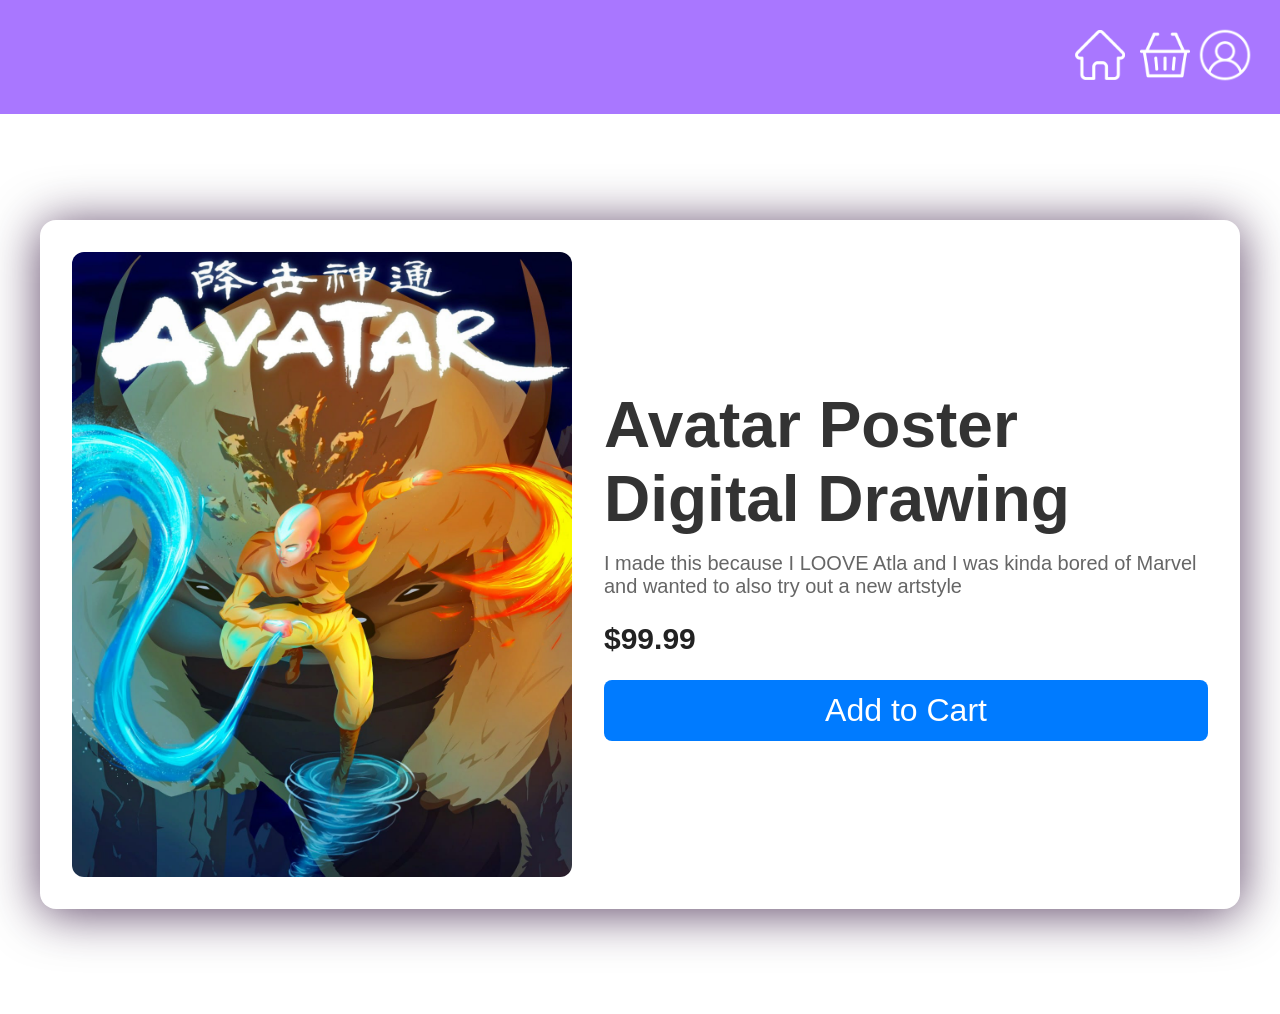
<file: atlabuypage.html>
<!DOCTYPE html>
<html lang="en">
<head>
    <meta charset="UTF-8">
    <meta name="viewport" content="width=device-width, initial-scale=1.0">
    <title>Document</title>
    <link rel="stylesheet" href="atlabuypage.css">
    <script src="cart.js" defer></script>
</head>
<header>
            <div class="icons">
                <a href="index.html">
                    <div class="home">
                        <img src="home.png" alt="" width="50px">
                    </div>
                </a>
                <a href="basket.html">
                    <div class="basket">
                        <img src="shop.png" alt="" width="50px">
                    </div>
                </a>
                <a href="profile.html">
                    <div class="profile">
                        <img src="pfp.png" alt="" width="60px">
                    </div>
                </a>
            </div>
</header>
<body>
    <div class="box">
        <div class="product-page">
            <div class="product-image">
            <img src="AVATAR.jpg" alt="Product Image" />
            </div>
            <div class="product-details">
            <h1 class="product-title">Avatar Poster Digital Drawing</h1>
            <p class="product-description">
                I made this because I LOOVE Atla and I was kinda bored of Marvel and wanted to also try out a new artstyle
            </p>
            <div class="product-price">$99.99</div>
            <button class="add-to-cart">Add to Cart</button>
            </div>
        </div>
    </div>
</body>
</html>
</file>
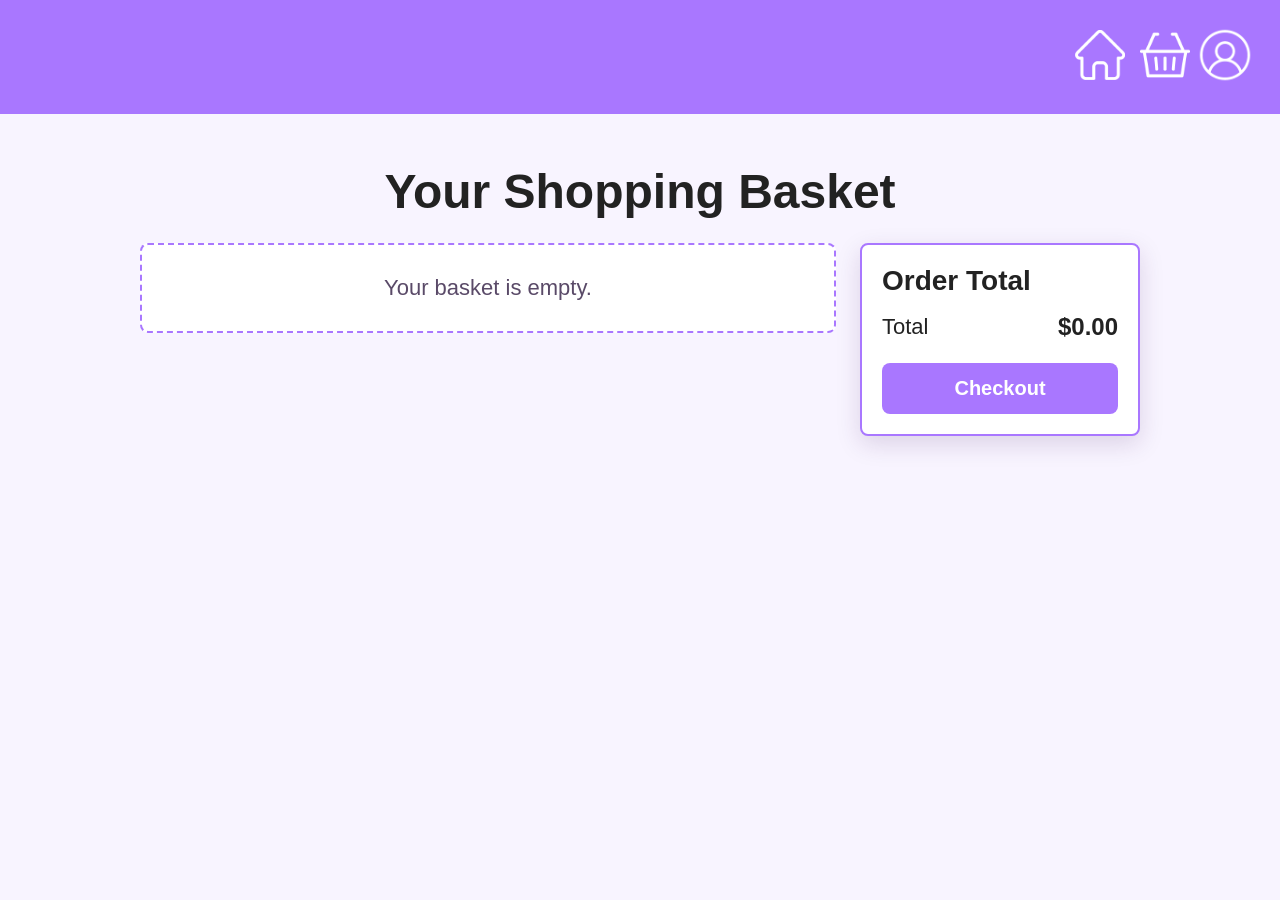
<file: basket.html>
<!DOCTYPE html>
<html lang="en">
<head>
    <meta charset="UTF-8">
    <meta name="viewport" content="width=device-width, initial-scale=1.0">
    <title>Your Basket</title>
    <link rel="stylesheet" href="basket.css">
    <link rel="shortcut icon" type="image/x-icon" href="logogllama.png">
    <script src="cart.js" defer></script>
</head>
<body>
    <header>
        <div class="icons">
            <a href="index.html">
                <div class="home">
                    <img src="home.png" alt="Home" width="50px">
                </div>
            </a>
            <a href="basket.html">
                <div class="basket">
                    <img src="shop.png" alt="Shopping basket" width="50px">
                </div>
            </a>
            <a href="profile.html">
                <div class="profile">
                    <img src="pfp.png" alt="Profile" width="60px">
                </div>
            </a>
        </div>
    </header>

    <main class="basket-page">
        <h1>Your Shopping Basket</h1>
        <div class="basket-layout">
            <section>
                <p id="empty-basket" class="empty-basket">Your basket is empty.</p>
                <div id="basket-list" class="basket-list"></div>
            </section>

            <aside class="basket-summary">
                <h2>Order Total</h2>
                <div class="total-row">
                    <span>Total</span>
                    <strong id="basket-total">$0.00</strong>
                </div>
                <a class="checkout-button" href="thank-you.html">Checkout</a>
            </aside>
        </div>
    </main>
</body>
</html>
</file>
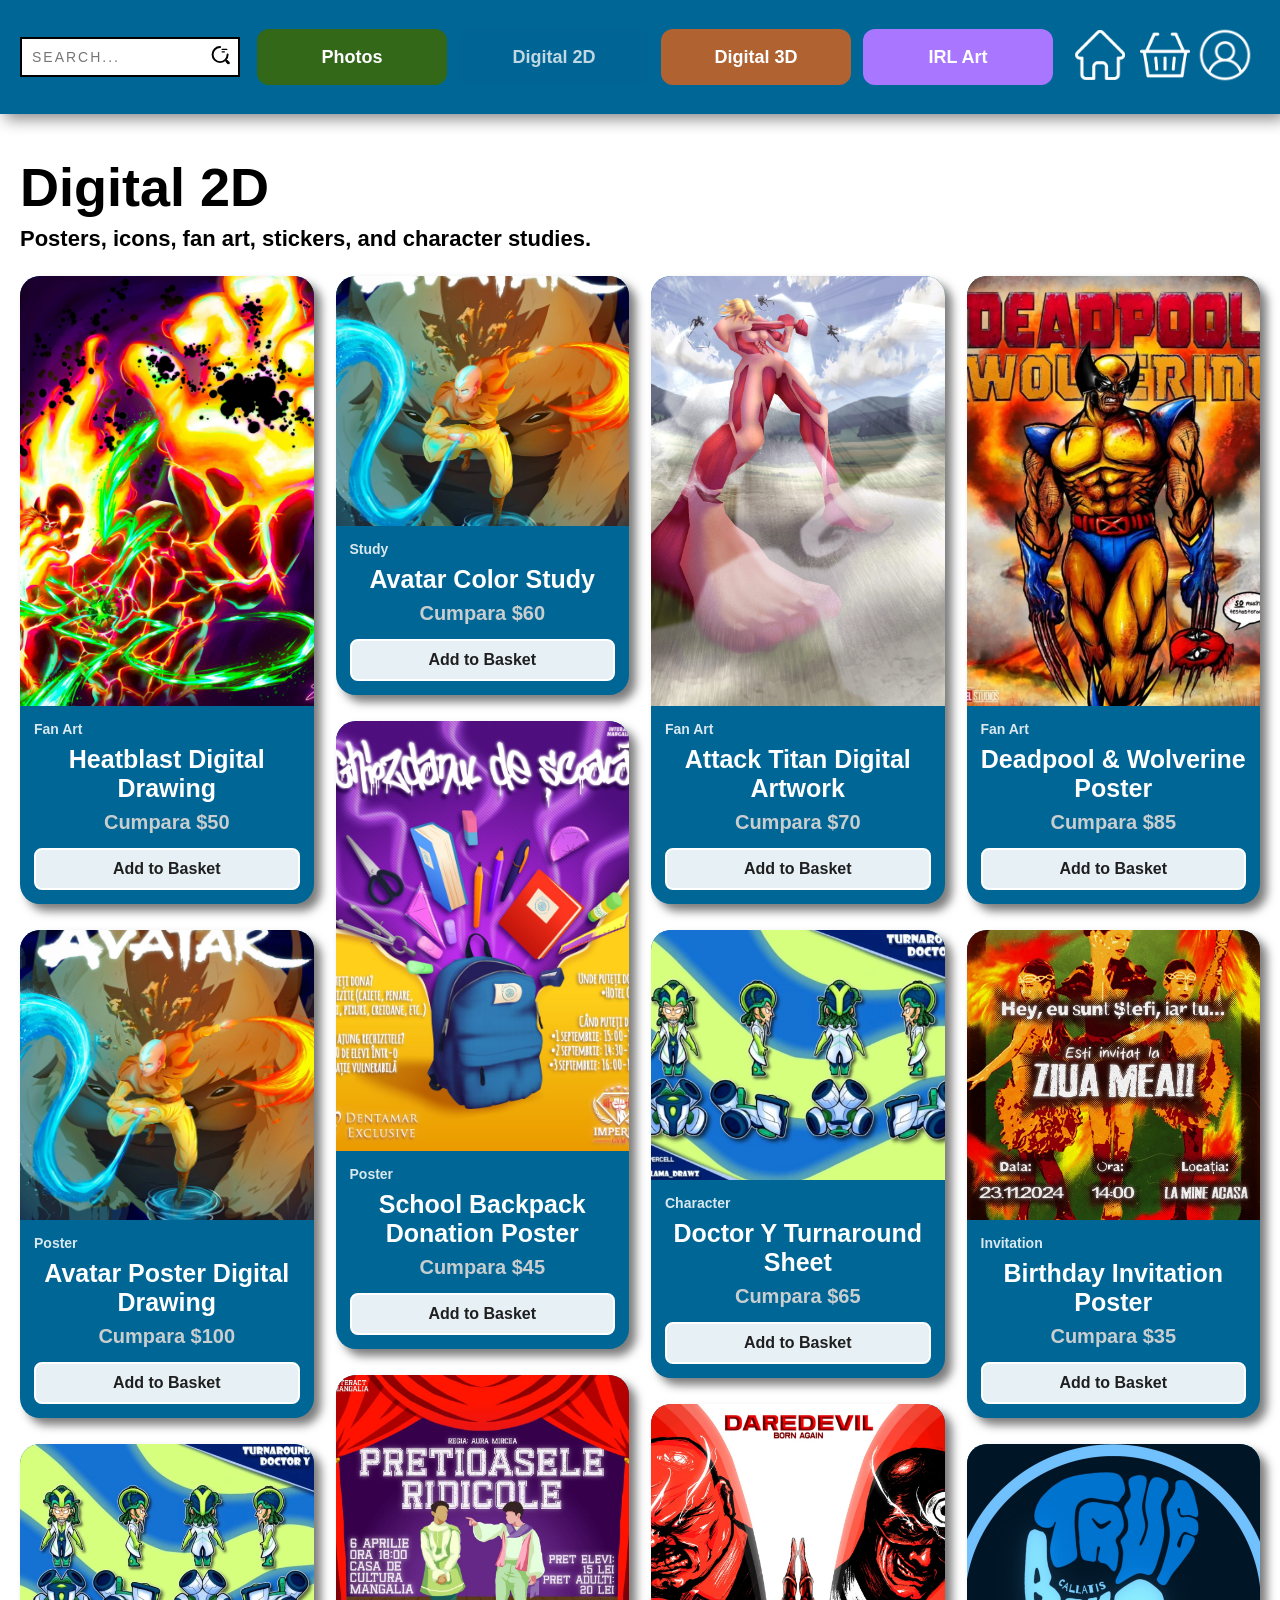
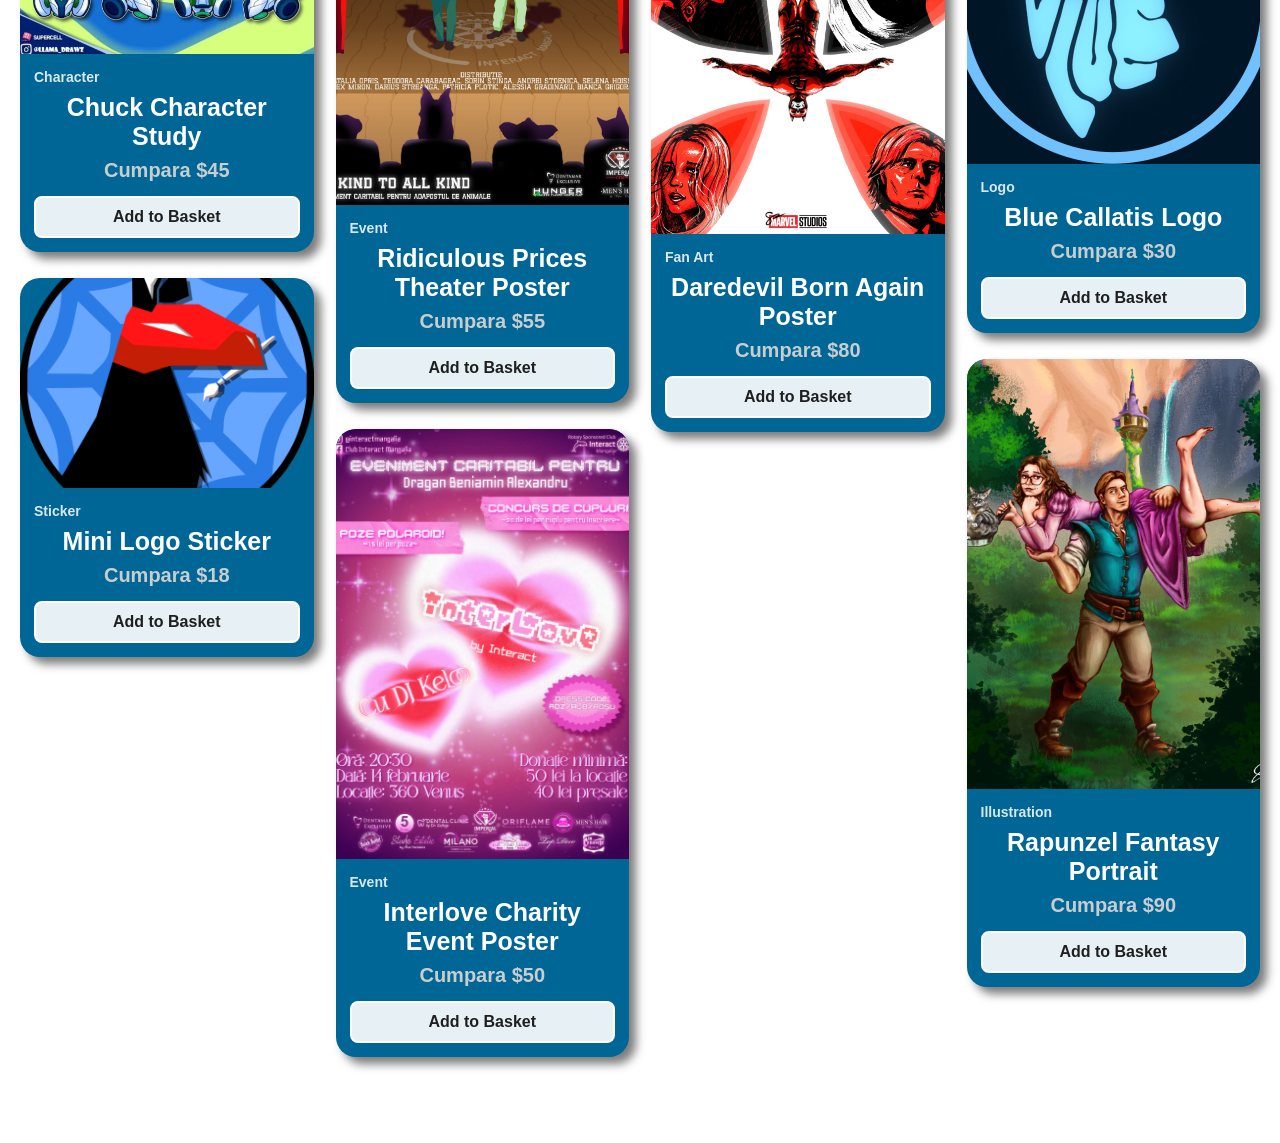
<file: digi2d.html>
<!DOCTYPE html>
<html lang="en">
<head>
    <meta charset="UTF-8">
    <meta name="viewport" content="width=device-width, initial-scale=1.0">
    <title>Digital 2D</title>
    <link rel="stylesheet" href="shop-category.css">
    <link rel="shortcut icon" type="image/x-icon" href="logogllama.png">
    <script src="products.js" defer></script>
    <script src="cart.js" defer></script>
    <script src="category.js" defer></script>
</head>
<body data-category="digital-2d">
    <header>
        <div class="input-container">
            <input type="text" name="text" class="input" placeholder="search...">
            <span class="icon">
                <svg width="19px" height="19px" viewBox="0 0 24 24" fill="none" xmlns="http://www.w3.org/2000/svg"><path opacity="1" d="M14 5H20" stroke="#000" stroke-width="1.5" stroke-linecap="round" stroke-linejoin="round"></path><path opacity="1" d="M14 8H17" stroke="#000" stroke-width="1.5" stroke-linecap="round" stroke-linejoin="round"></path><path d="M21 11.5C21 16.75 16.75 21 11.5 21C6.25 21 2 16.75 2 11.5C2 6.25 6.25 2 11.5 2" stroke="#000" stroke-width="2.5" stroke-linecap="round" stroke-linejoin="round"></path><path opacity="1" d="M22 22L20 20" stroke="#000" stroke-width="3.5" stroke-linecap="round" stroke-linejoin="round"></path></svg>
            </span>
        </div>
        <nav class="category-nav">
            <a class="category-button photos" href="pint.html">Photos</a>
            <a class="category-button digital-2d active" href="digi2d.html" aria-disabled="true" tabindex="-1">Digital 2D</a>
            <a class="category-button digital-3d" href="digi3D.html">Digital 3D</a>
            <a class="category-button irl" href="IRL.html">IRL Art</a>
        </nav>
        <div class="icons">
            <a href="index.html">
                <div class="home">
                    <img src="home.png" alt="" width="50px">
                </div>
            </a>
            <a href="basket.html">
                <div class="basket">
                    <img src="shop.png" alt="" width="50px">
                </div>
            </a>
            <a href="profile.html">
                <div class="profile">
                    <img src="pfp.png" alt="" width="60px">
                </div>
            </a>
        </div>
    </header>

    <main>
        <section class="shop-heading">
            <h2>Digital 2D</h2>
            <p>Posters, icons, fan art, stickers, and character studies.</p>
        </section>
        <p id="empty-products" class="empty-products">No products found.</p>
        <section id="product-grid" class="rows"></section>
    </main>
</body>
</html>
</file>
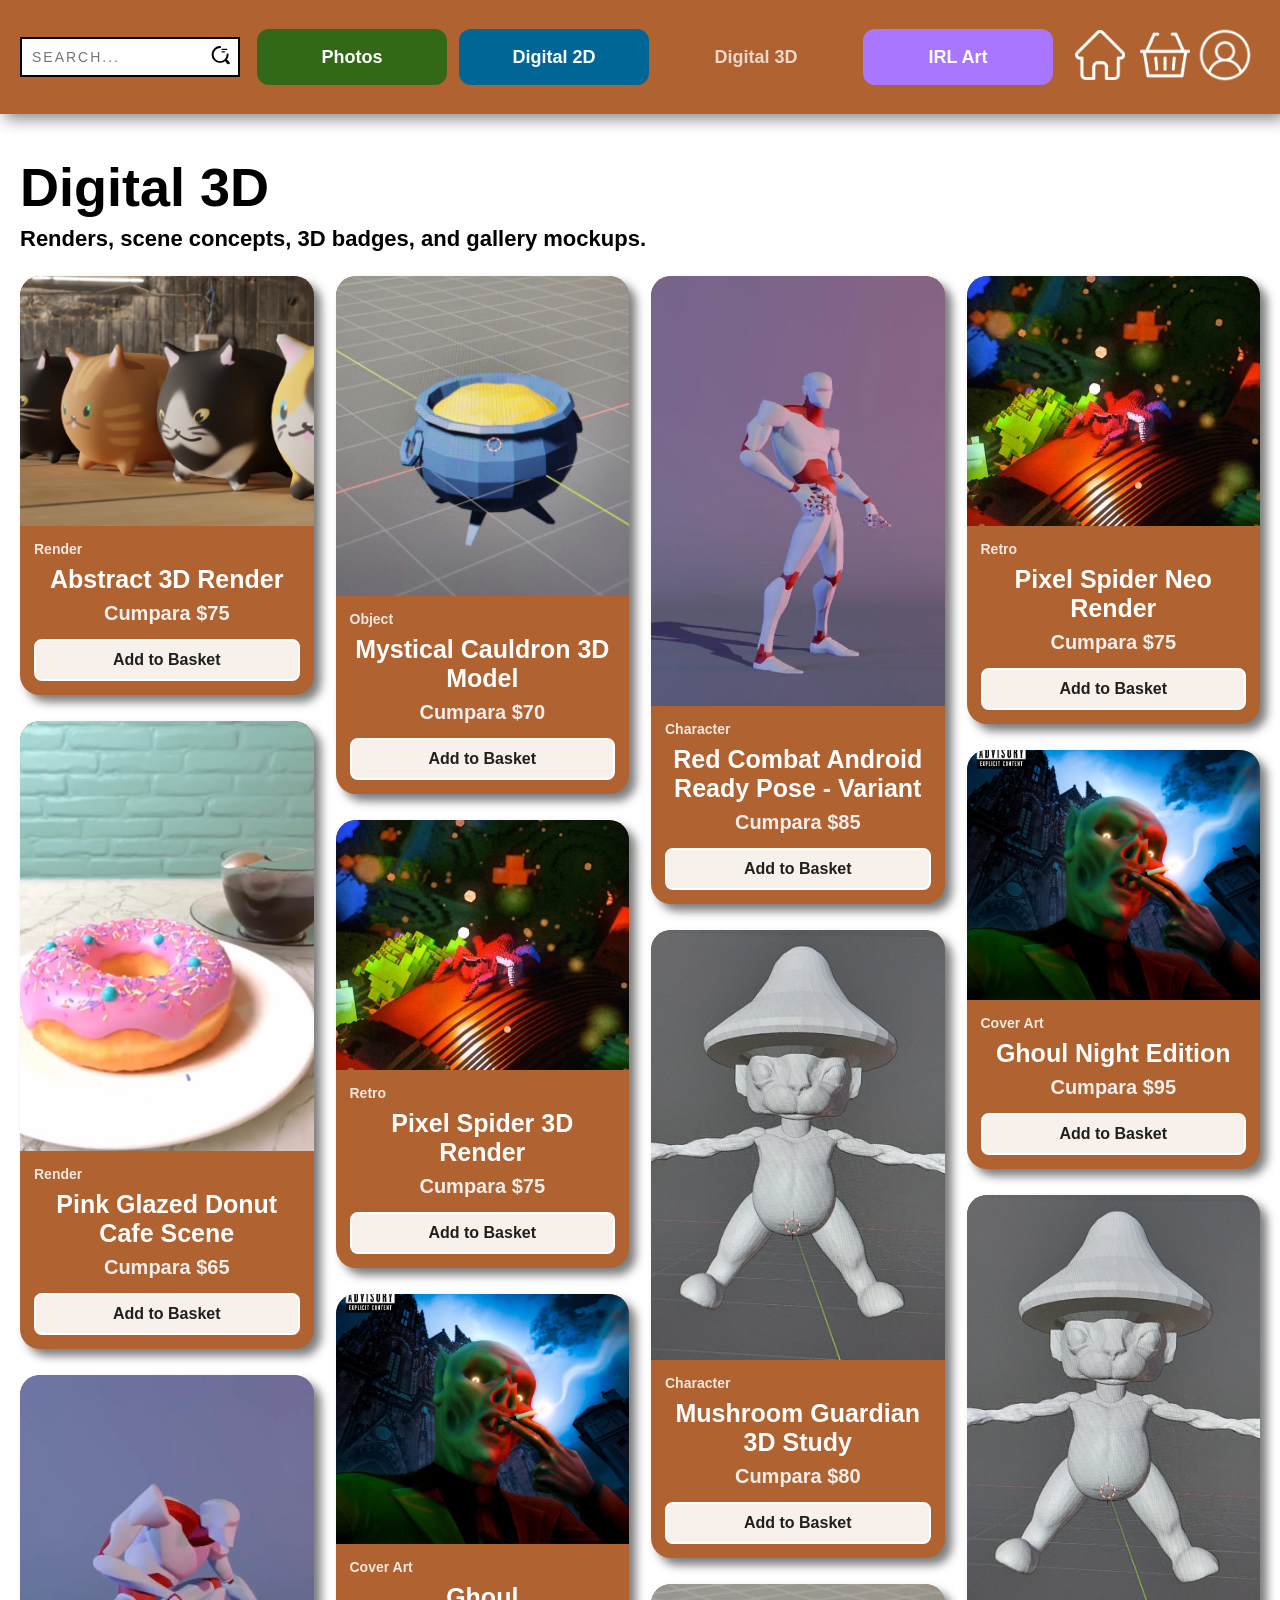
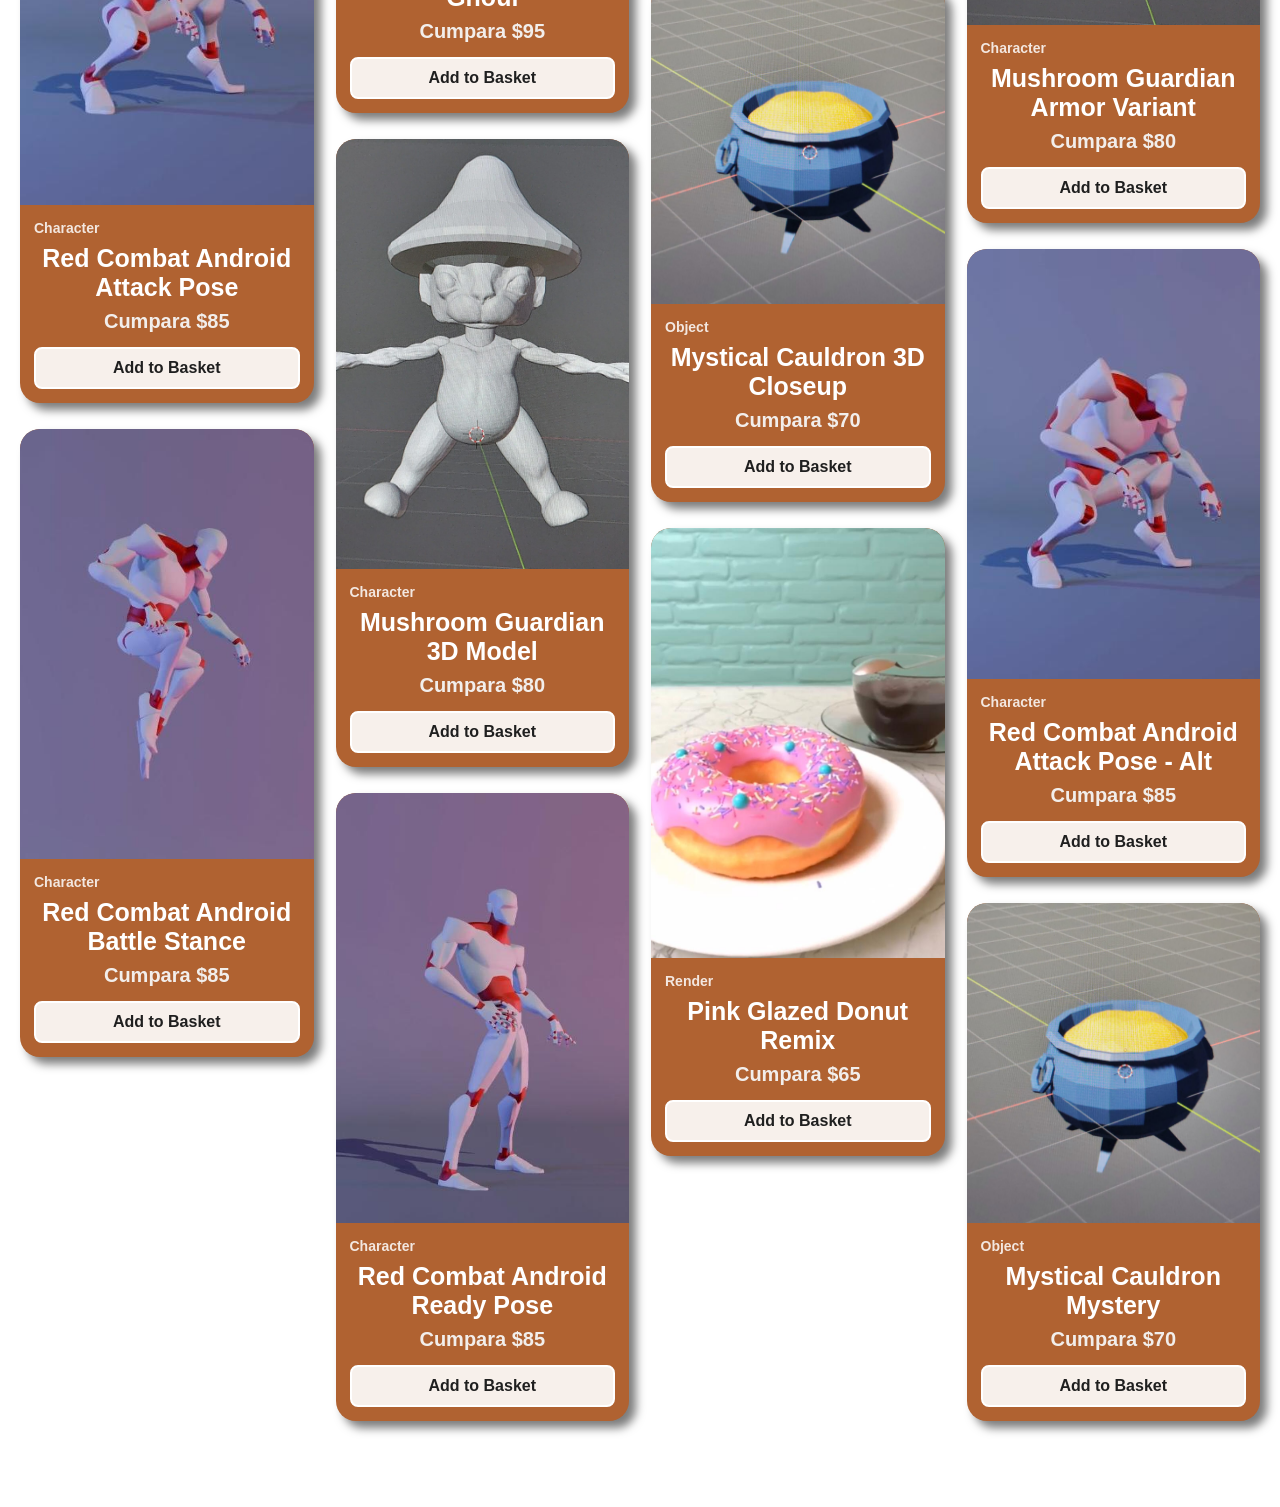
<file: digi3D.html>
<!DOCTYPE html>
<html lang="en">
<head>
    <meta charset="UTF-8">
    <meta name="viewport" content="width=device-width, initial-scale=1.0">
    <title>Digital 3D</title>
    <link rel="stylesheet" href="shop-category.css">
    <link rel="shortcut icon" type="image/x-icon" href="logogllama.png">
    <script src="products.js" defer></script>
    <script src="cart.js" defer></script>
    <script src="category.js" defer></script>
</head>
<body data-category="digital-3d">
    <header>
        <div class="input-container">
            <input type="text" name="text" class="input" placeholder="search...">
            <span class="icon">
                <svg width="19px" height="19px" viewBox="0 0 24 24" fill="none" xmlns="http://www.w3.org/2000/svg"><path opacity="1" d="M14 5H20" stroke="#000" stroke-width="1.5" stroke-linecap="round" stroke-linejoin="round"></path><path opacity="1" d="M14 8H17" stroke="#000" stroke-width="1.5" stroke-linecap="round" stroke-linejoin="round"></path><path d="M21 11.5C21 16.75 16.75 21 11.5 21C6.25 21 2 16.75 2 11.5C2 6.25 6.25 2 11.5 2" stroke="#000" stroke-width="2.5" stroke-linecap="round" stroke-linejoin="round"></path><path opacity="1" d="M22 22L20 20" stroke="#000" stroke-width="3.5" stroke-linecap="round" stroke-linejoin="round"></path></svg>
            </span>
        </div>
        <nav class="category-nav">
            <a class="category-button photos" href="pint.html">Photos</a>
            <a class="category-button digital-2d" href="digi2d.html">Digital 2D</a>
            <a class="category-button digital-3d active" href="digi3D.html" aria-disabled="true" tabindex="-1">Digital 3D</a>
            <a class="category-button irl" href="IRL.html">IRL Art</a>
        </nav>
        <div class="icons">
            <a href="index.html">
                <div class="home">
                    <img src="home.png" alt="" width="50px">
                </div>
            </a>
            <a href="basket.html">
                <div class="basket">
                    <img src="shop.png" alt="" width="50px">
                </div>
            </a>
            <a href="profile.html">
                <div class="profile">
                    <img src="pfp.png" alt="" width="60px">
                </div>
            </a>
        </div>
    </header>

    <main>
        <section class="shop-heading">
            <h2>Digital 3D</h2>
            <p>Renders, scene concepts, 3D badges, and gallery mockups.</p>
        </section>
        <p id="empty-products" class="empty-products">No products found.</p>
        <section id="product-grid" class="rows"></section>
    </main>
</body>
</html>
</file>
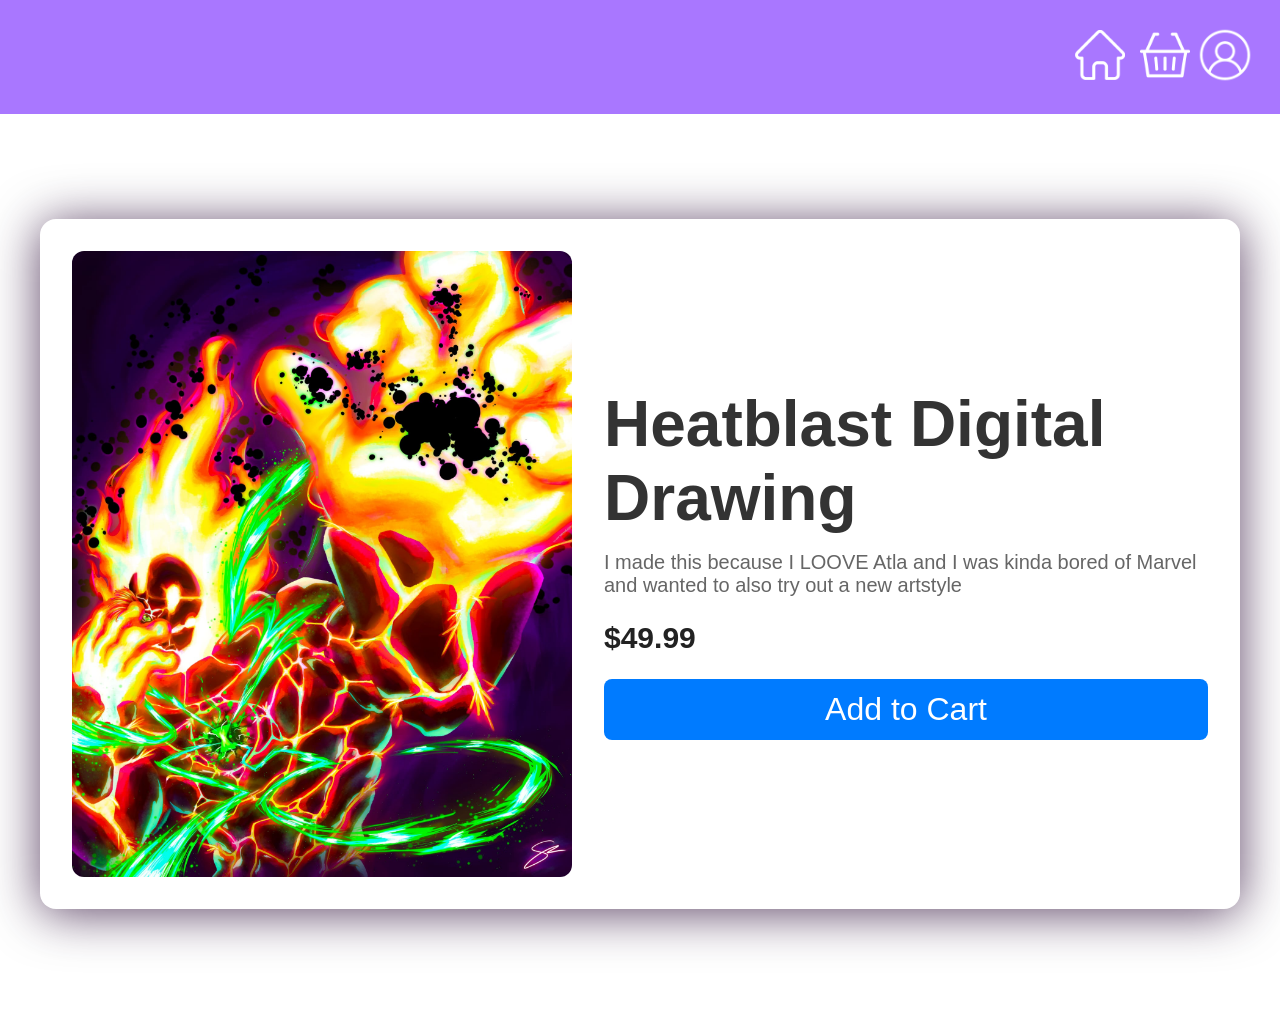
<file: heatblastbuy.html>
<!DOCTYPE html>
<html lang="en">
<head>
    <meta charset="UTF-8">
    <meta name="viewport" content="width=device-width, initial-scale=1.0">
    <title>Document</title>
    <link rel="stylesheet" href="heatblastbuy.css">
    <script src="cart.js" defer></script>
</head>
<header>
            <div class="icons">
                <a href="index.html">
                    <div class="home">
                        <img src="home.png" alt="" width="50px">
                    </div>
                </a>
                <a href="basket.html">
                    <div class="basket">
                        <img src="shop.png" alt="" width="50px">
                    </div>
                </a>
                <a href="profile.html">
                    <div class="profile">
                        <img src="pfp.png" alt="" width="60px">
                    </div>
                </a>
            </div>
</header>
<body>
    <div class="box">
        <div class="product-page">
            <div class="product-image">
            <img src="HEATBLAST.jpg" alt="Product Image" />
            </div>
            <div class="product-details">
            <h1 class="product-title">Heatblast Digital Drawing</h1>
            <p class="product-description">
                I made this because I LOOVE Atla and I was kinda bored of Marvel and wanted to also try out a new artstyle
            </p>
            <div class="product-price">$49.99</div>
            <button class="add-to-cart">Add to Cart</button>
            </div>
        </div>
    </div>
</body>
</html>
</file>
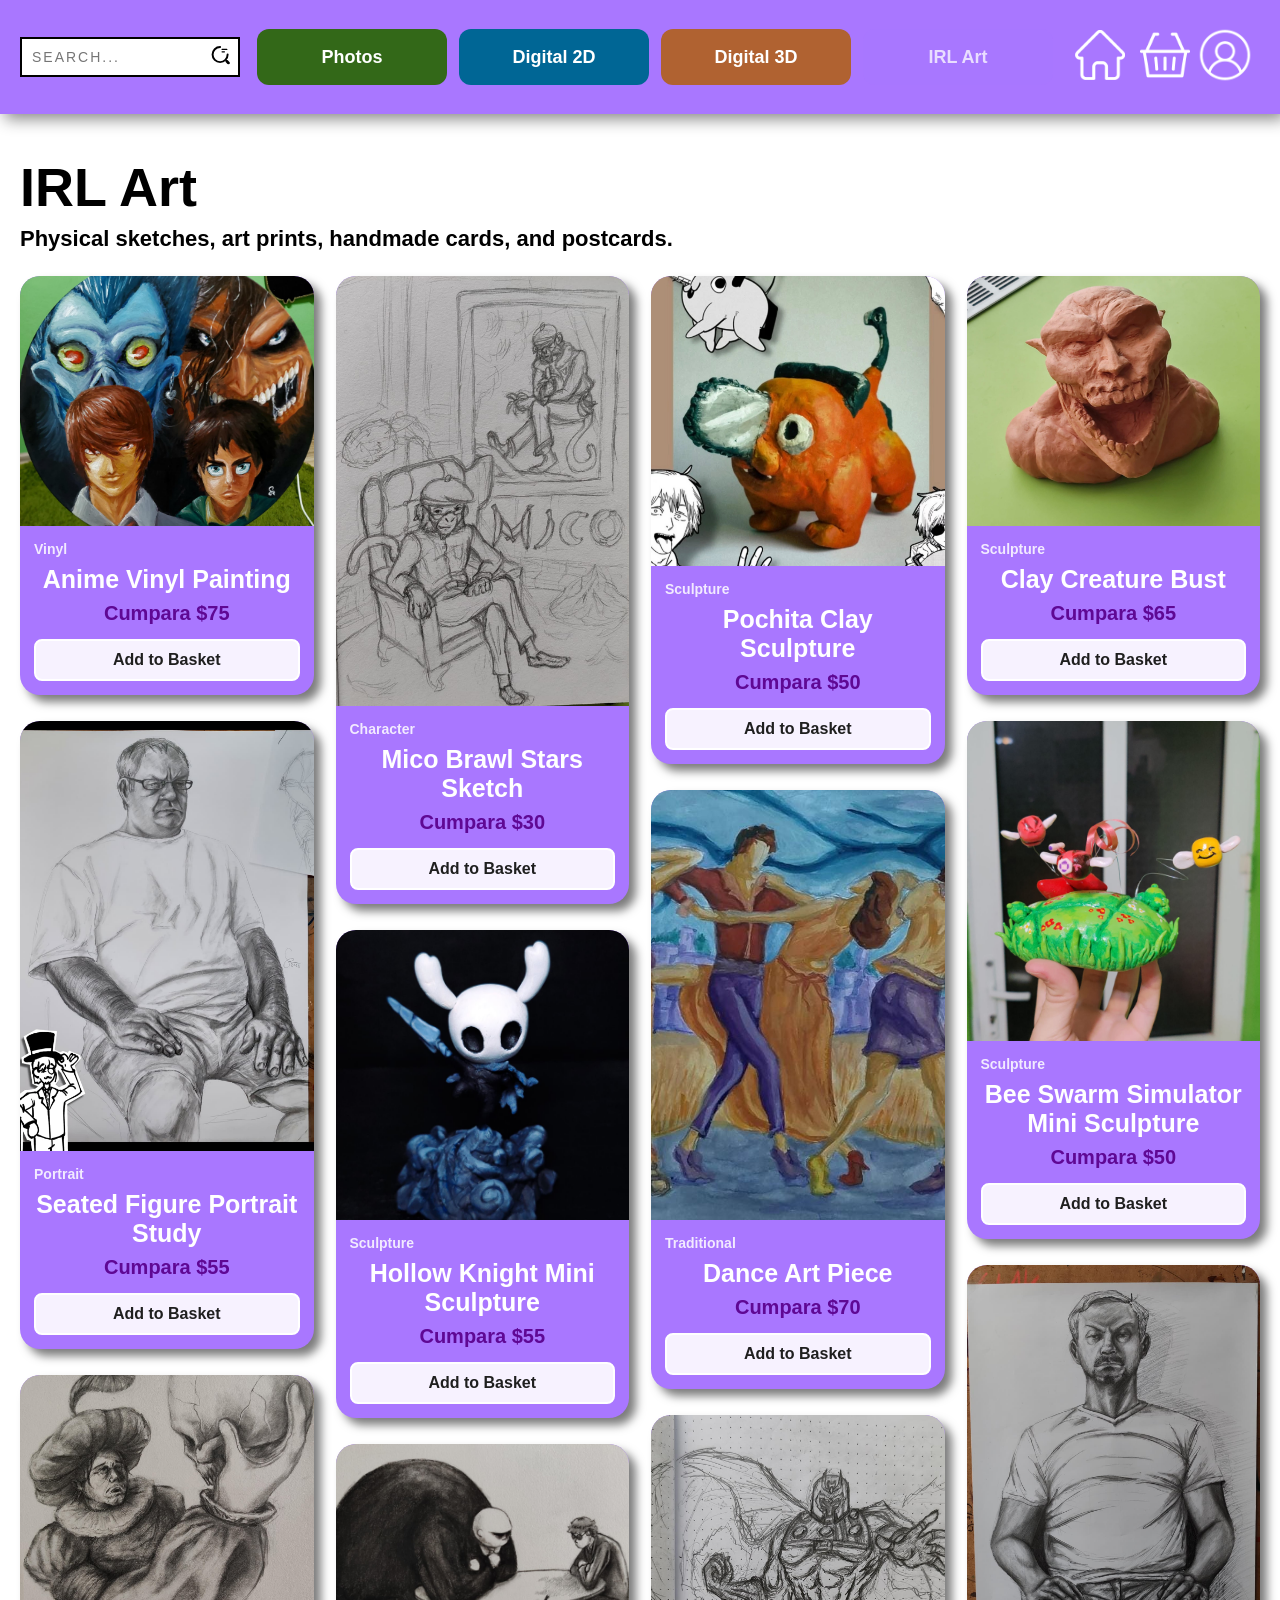
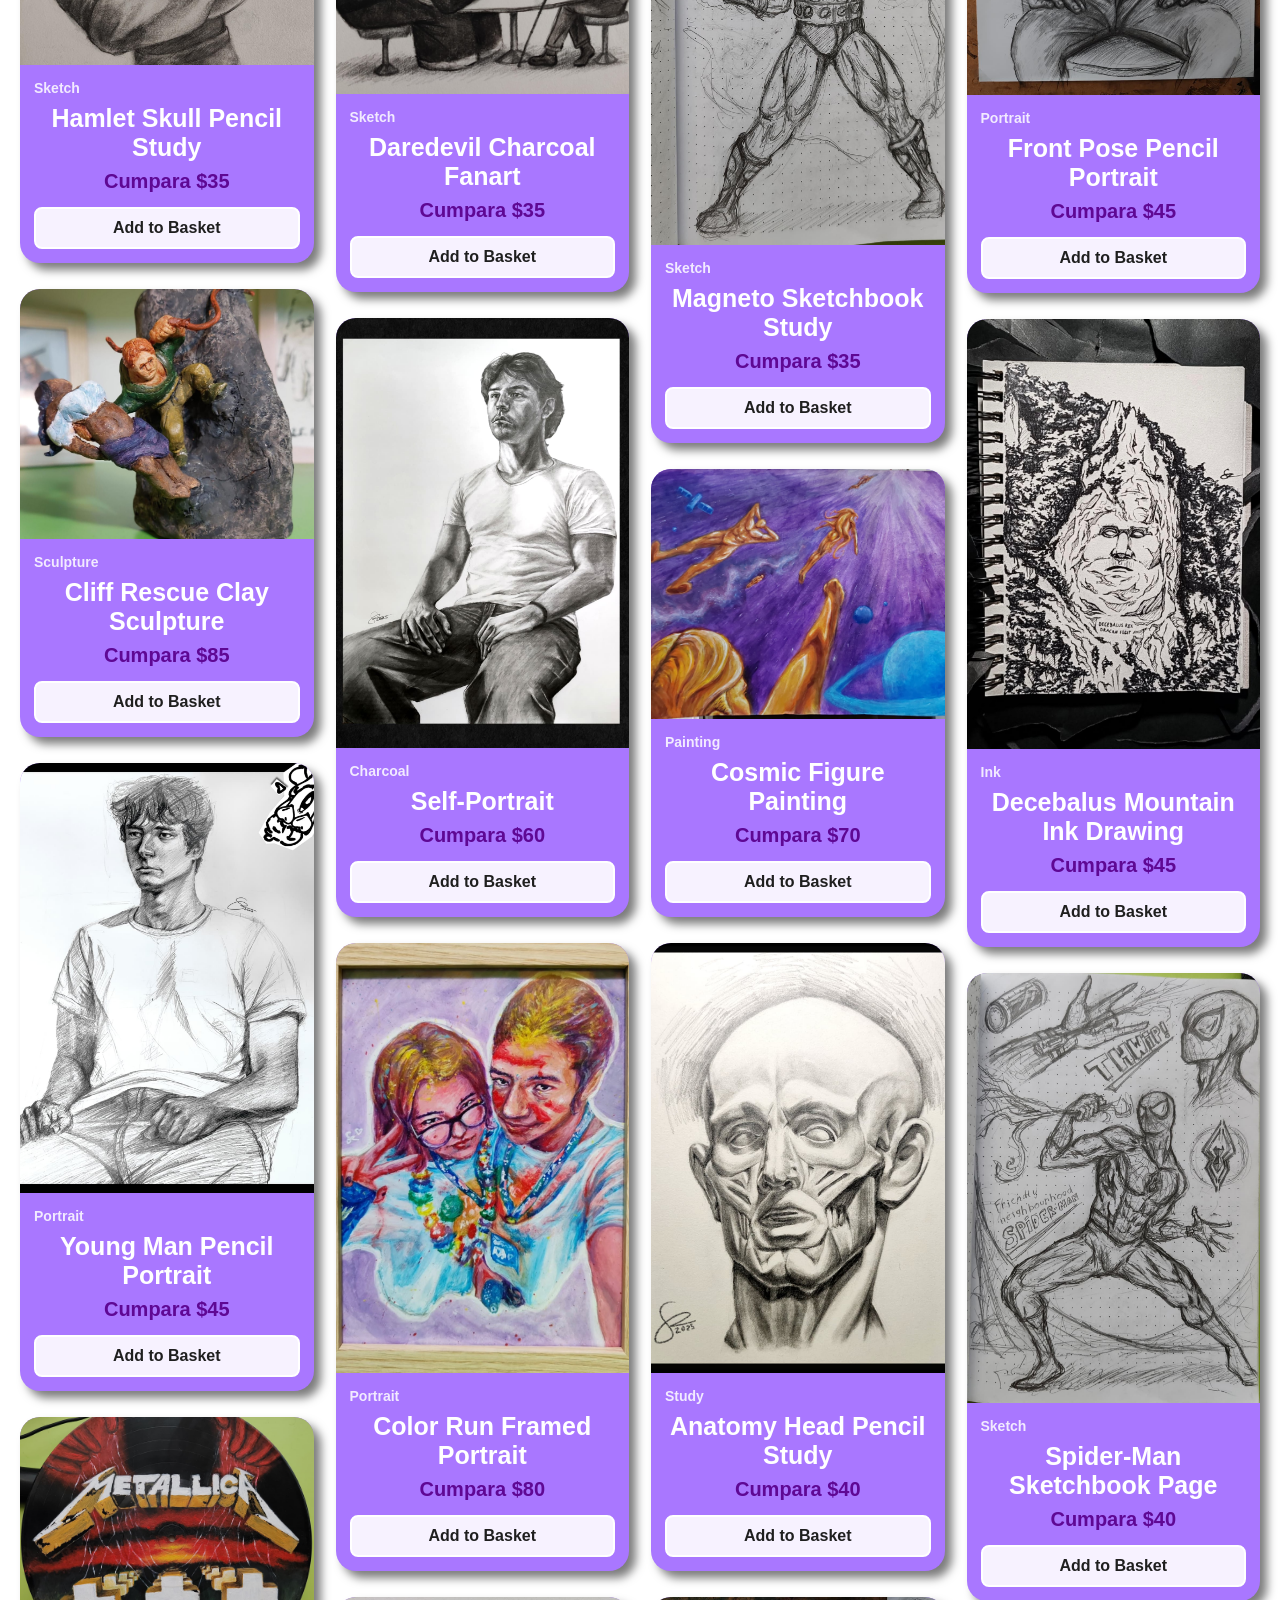
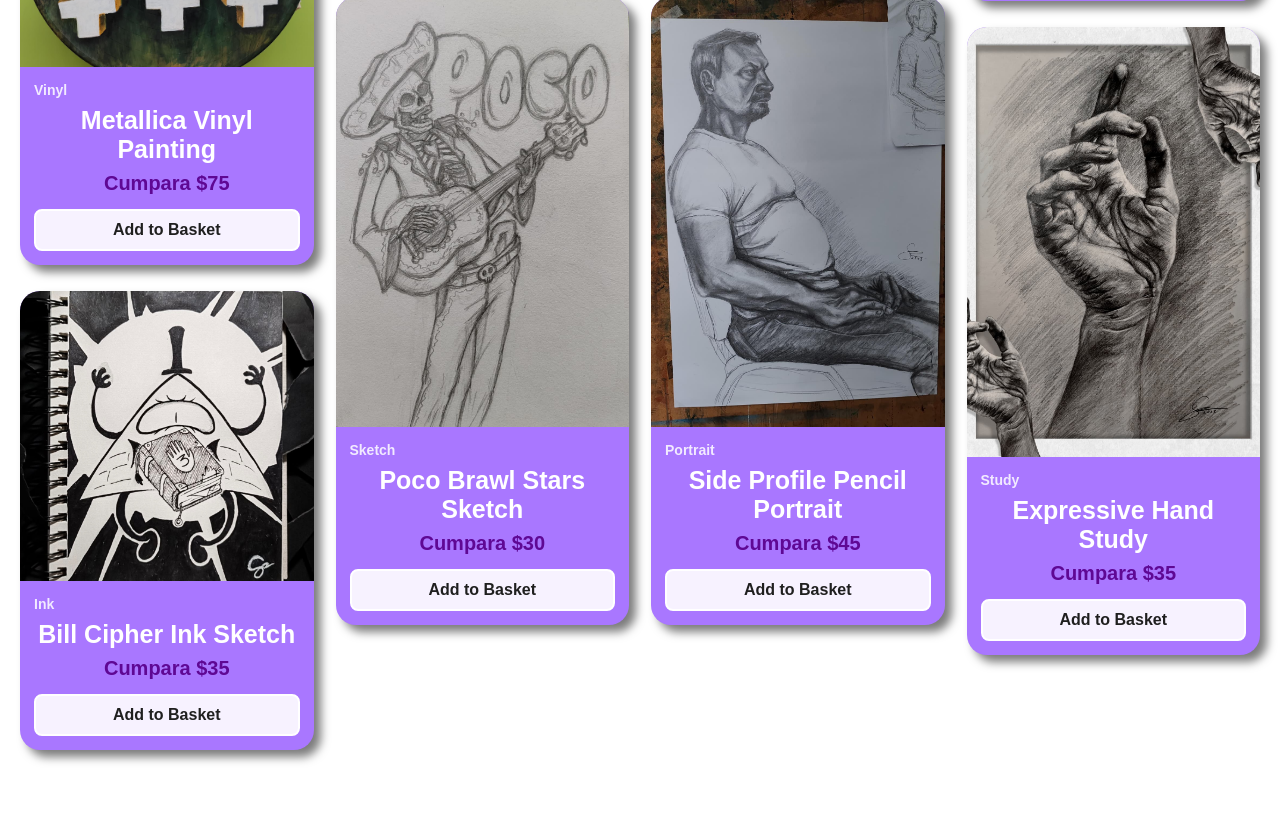
<file: IRL.html>
<!DOCTYPE html>
<html lang="en">
<head>
    <meta charset="UTF-8">
    <meta name="viewport" content="width=device-width, initial-scale=1.0">
    <title>IRL Art</title>
    <link rel="stylesheet" href="shop-category.css">
    <link rel="shortcut icon" type="image/x-icon" href="logogllama.png">
    <script src="products.js" defer></script>
    <script src="cart.js" defer></script>
    <script src="category.js" defer></script>
</head>
<body data-category="irl">
    <header>
        <div class="input-container">
            <input type="text" name="text" class="input" placeholder="search...">
            <span class="icon">
                <svg width="19px" height="19px" viewBox="0 0 24 24" fill="none" xmlns="http://www.w3.org/2000/svg"><path opacity="1" d="M14 5H20" stroke="#000" stroke-width="1.5" stroke-linecap="round" stroke-linejoin="round"></path><path opacity="1" d="M14 8H17" stroke="#000" stroke-width="1.5" stroke-linecap="round" stroke-linejoin="round"></path><path d="M21 11.5C21 16.75 16.75 21 11.5 21C6.25 21 2 16.75 2 11.5C2 6.25 6.25 2 11.5 2" stroke="#000" stroke-width="2.5" stroke-linecap="round" stroke-linejoin="round"></path><path opacity="1" d="M22 22L20 20" stroke="#000" stroke-width="3.5" stroke-linecap="round" stroke-linejoin="round"></path></svg>
            </span>
        </div>
        <nav class="category-nav">
            <a class="category-button photos" href="pint.html">Photos</a>
            <a class="category-button digital-2d" href="digi2d.html">Digital 2D</a>
            <a class="category-button digital-3d" href="digi3D.html">Digital 3D</a>
            <a class="category-button irl active" href="IRL.html" aria-disabled="true" tabindex="-1">IRL Art</a>
        </nav>
        <div class="icons">
            <a href="index.html">
                <div class="home">
                    <img src="home.png" alt="" width="50px">
                </div>
            </a>
            <a href="basket.html">
                <div class="basket">
                    <img src="shop.png" alt="" width="50px">
                </div>
            </a>
            <a href="profile.html">
                <div class="profile">
                    <img src="pfp.png" alt="" width="60px">
                </div>
            </a>
        </div>
    </header>

    <main>
        <section class="shop-heading">
            <h2>IRL Art</h2>
            <p>Physical sketches, art prints, handmade cards, and postcards.</p>
        </section>
        <p id="empty-products" class="empty-products">No products found.</p>
        <section id="product-grid" class="rows"></section>
    </main>
</body>
</html>
</file>
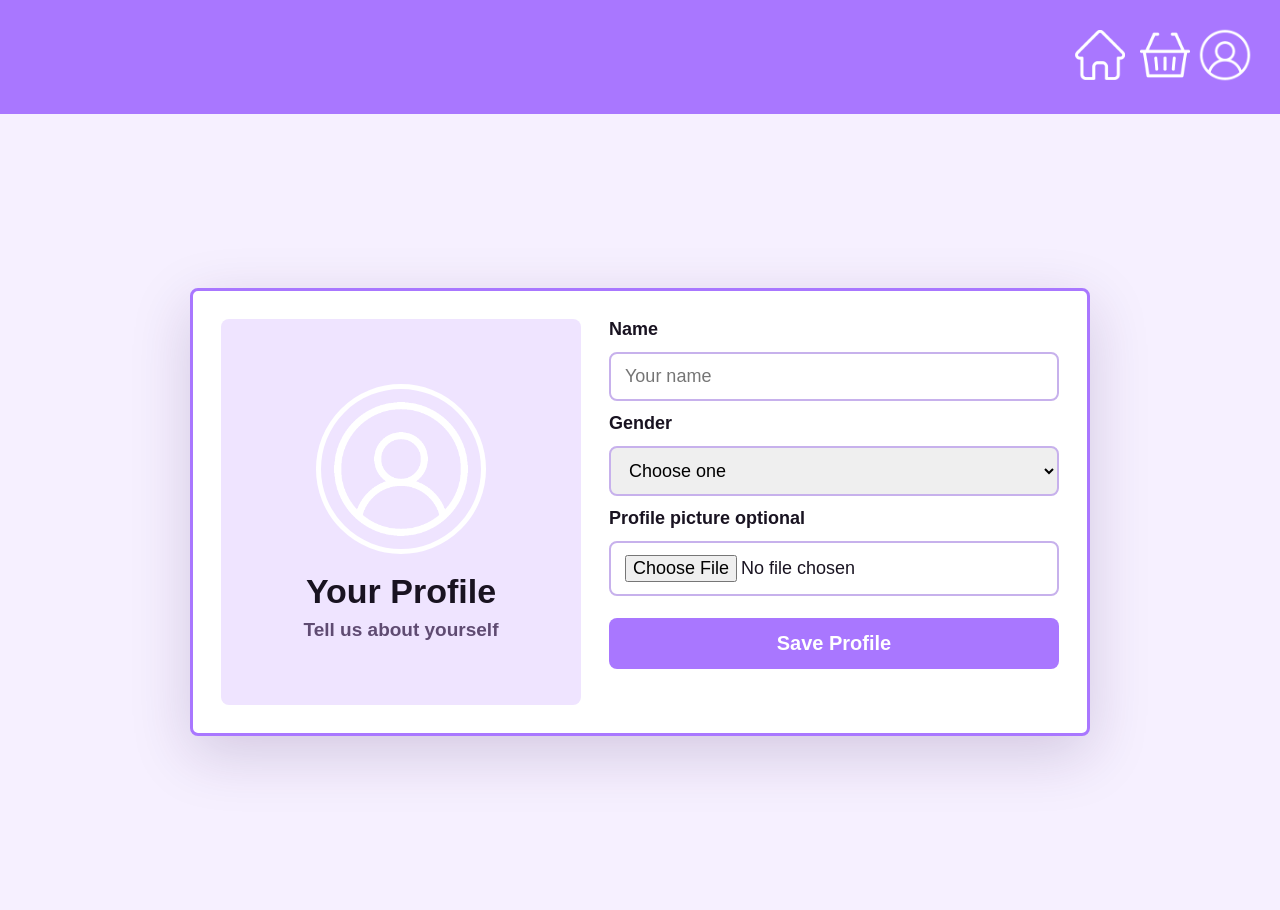
<file: profile.html>
<!DOCTYPE html>
<html lang="en">
<head>
    <meta charset="UTF-8">
    <meta name="viewport" content="width=device-width, initial-scale=1.0">
    <title>Create Profile</title>
    <link rel="stylesheet" href="profile.css">
    <link rel="shortcut icon" type="image/x-icon" href="logogllama.png">
    <script src="profile.js" defer></script>
</head>
<body>
    <header>
        <div class="icons">
            <a href="index.html">
                <div class="home">
                    <img src="home.png" alt="Home" width="50px">
                </div>
            </a>
            <a href="basket.html">
                <div class="basket">
                    <img src="shop.png" alt="Shopping basket" width="50px">
                </div>
            </a>
            <a href="profile.html">
                <div class="profile">
                    <img src="pfp.png" alt="Profile" width="60px">
                </div>
            </a>
        </div>
    </header>

    <main class="profile-page">
        <section class="profile-card">
            <div class="profile-preview">
                <img id="profile-preview-image" src="pfp.png" alt="Profile preview">
                <h1 id="profile-preview-name">Your Profile</h1>
                <p id="profile-preview-gender">Tell us about yourself</p>
            </div>

            <form id="profile-form" class="profile-form">
                <label for="profile-name">Name</label>
                <input id="profile-name" name="name" type="text" placeholder="Your name" required>

                <label for="profile-gender">Gender</label>
                <select id="profile-gender" name="gender" required>
                    <option value="">Choose one</option>
                    <option value="Female">Female</option>
                    <option value="Male">Male</option>
                    <option value="Non-binary">Non-binary</option>
                    <option value="Prefer not to say">Prefer not to say</option>
                </select>

                <label for="profile-picture">Profile picture optional</label>
                <input id="profile-picture" name="picture" type="file" accept="image/*">

                <button type="submit">Save Profile</button>
                <p id="profile-status" class="profile-status"></p>
            </form>
        </section>
    </main>
</body>
</html>
</file>
<file: atlabuypage.css>
* {
    box-sizing: border-box;
    margin: 0;
    padding: 0;
  }
  
.box {
    font-family: 'Segoe UI', Tahoma, Geneva, Verdana, sans-serif;
    background-image: url(https://cdn.pixabay.com/photo/2022/01/30/06/01/pastel-colors-6979935_1280.png);
    padding: 2rem;
    display: flex;
    justify-content: center;
    align-items: center;
    min-height: 100vh;
  }
  
  .product-page {
    display: flex;
    gap: 2rem;
    background-color: #fff;
    padding: 2rem;
    border-radius: 16px;
    box-shadow: 0 4px 50px rgba(34, 0, 47, 0.733);
    max-width: 1200px;
    width: 100%;
  }
  
  .product-image img {
    width: 500px;
    height: auto;
    object-fit: cover;
    border-radius: 12px;
    background: #ccc;
    display: block;
  }
  
  .product-details {
    flex: 1;
    display: flex;
    flex-direction: column;
    justify-content: center;
  }
  
  .product-title {
    font-size: 4rem;
    margin-bottom: 1rem;
    color: #333;
  }
  
  .product-description {
    font-size: 20px;
    color: #666;
    margin-bottom: 1.5rem;
  }
  
  .product-price {
    font-size: 30px;
    font-weight: bold;
    color: #222;
    margin-bottom: 1.5rem;
  }
  
  .add-to-cart {
    padding: 0.75rem 1.5rem;
    background-color: #007bff;
    color: white;
    border: none;
    border-radius: 8px;
    font-size: 2rem;
    cursor: pointer;
    transition: background-color 0.3s ease;
  }
  
  .add-to-cart:hover {
    background-color: #0056b3;
  }


.icons{
    display: flex;
    padding: 5px;
    align-items: center;
  }
  
header{
    display: flex;
    justify-content: right;
    background-color: rgb(169, 119, 255);
    padding: 20px;
    align-items: center;
    position: sticky;
    top: 0;
    z-index: 100;
  }
  
  .basket{
    padding: 0px 5px 0px 15px;
  }
  
  .basket{
  cursor: pointer;
  transition: transform 0.1s;
  }
  .basket:hover {
  transform: scale(1.10);
  }
  .home{
  cursor: pointer;
  transition: transform 0.1s;
  }
  .home:hover {
  transform: scale(1.10);
  }
  .profile{
  cursor: pointer;
  transition: transform 0.1s;
  }
  .profile:hover{
  transform: scale(1.10);
  }
</file>
<file: basket.css>
* {
    box-sizing: border-box;
    margin: 0;
    padding: 0;
}

body {
    min-height: 100vh;
    background: #f8f4ff;
    color: #222;
    font-family: 'Segoe UI', Tahoma, Geneva, Verdana, sans-serif;
}

header {
    display: flex;
    justify-content: right;
    background-color: rgb(169, 119, 255);
    padding: 20px;
    align-items: center;
    position: sticky;
    top: 0;
    z-index: 100;
}

.icons {
    display: flex;
    padding: 5px;
    align-items: center;
}

.basket {
    padding: 0 5px 0 15px;
}

.basket,
.home,
.profile {
    cursor: pointer;
    transition: transform 0.1s;
}

.basket:hover,
.home:hover,
.profile:hover {
    transform: scale(1.10);
}

.basket-page {
    width: min(1000px, calc(100% - 32px));
    margin: 50px auto;
}

.basket-page h1 {
    font-size: 48px;
    margin-bottom: 24px;
    text-align: center;
}

.basket-layout {
    display: grid;
    grid-template-columns: 1fr 280px;
    gap: 24px;
    align-items: start;
}

.basket-list {
    display: grid;
    gap: 16px;
}

.basket-item,
.basket-summary {
    background: white;
    border: 2px solid rgb(169, 119, 255);
    border-radius: 8px;
    box-shadow: 0 8px 24px rgba(60, 20, 90, 0.15);
}

.basket-item {
    display: grid;
    grid-template-columns: 110px 1fr auto;
    gap: 18px;
    align-items: center;
    padding: 16px;
}

.basket-item img {
    width: 110px;
    height: 90px;
    object-fit: cover;
    border-radius: 6px;
}

.basket-item-info h2 {
    font-size: 24px;
    margin-bottom: 8px;
}

.basket-item-info p {
    color: #5a4a68;
    font-size: 18px;
}

.basket-item-actions {
    display: grid;
    gap: 12px;
    justify-items: end;
}

.basket-item-actions strong,
.basket-summary strong {
    font-size: 24px;
}

.basket-item-actions button {
    border: none;
    border-radius: 6px;
    background: #db3d57;
    color: white;
    cursor: pointer;
    font-size: 16px;
    padding: 10px 16px;
}

.basket-summary {
    padding: 20px;
    position: sticky;
    top: 110px;
}

.basket-summary h2 {
    font-size: 28px;
    margin-bottom: 16px;
}

.total-row {
    display: flex;
    justify-content: space-between;
    align-items: center;
    font-size: 22px;
}

.checkout-button {
    display: block;
    margin-top: 22px;
    border-radius: 8px;
    background: rgb(169, 119, 255);
    color: white;
    font-size: 20px;
    font-weight: 700;
    padding: 14px 18px;
    text-align: center;
    text-decoration: none;
}

.checkout-button:hover {
    background: rgb(135, 82, 226);
}

.empty-basket {
    background: white;
    border: 2px dashed rgb(169, 119, 255);
    border-radius: 8px;
    color: #5a4a68;
    display: none;
    font-size: 22px;
    padding: 30px;
    text-align: center;
}

@media (max-width: 760px) {
    .basket-layout {
        grid-template-columns: 1fr;
    }

    .basket-item {
        grid-template-columns: 90px 1fr;
    }

    .basket-item img {
        width: 90px;
        height: 80px;
    }

    .basket-item-actions {
        grid-column: 1 / -1;
        justify-items: stretch;
    }

    .basket-summary {
        position: static;
    }
}
</file>
<file: shop-category.css>
* {
    box-sizing: border-box;
}

body {
    margin: 0;
    min-height: 100vh;
}

body[data-category="photos"] {
    background-image: url(https://st.depositphotos.com/1094509/3426/v/450/depositphotos_34267325-stock-illustration-seamless-pattern-with-green-leaves.jpg);
    --category-color: rgb(51, 104, 24);
    --heading-color: rgba(188, 188, 188, 0.95);
}

body[data-category="digital-2d"] {
    background-image: url(https://i.pinimg.com/736x/11/d3/15/11d31543d2141800d56c09d93e9c44e3.jpg);
    --category-color: rgb(0, 102, 149);
    --heading-color: rgba(211, 211, 211, 0.95);
}

body[data-category="digital-3d"] {
    background-image: url(https://freedesignfile.com/upload/2016/04/Beige-floral-seamless-pattern-vectors-03.jpg);
    --category-color: rgb(176, 98, 49);
    --heading-color: rgba(245, 245, 245, 0.95);
}

body[data-category="irl"] {
    background-image: url(https://i.pinimg.com/736x/31/c0/b6/31c0b6071e74a856abcb9f9bd08ec026.jpg);
    --category-color: rgb(169, 119, 255);
    --heading-color: rgba(91, 2, 142, 0.95);
}

header {
    display: flex;
    justify-content: space-between;
    background-color: var(--category-color);
    padding: 20px;
    align-items: center;
    position: sticky;
    top: 0;
    z-index: 100;
    box-shadow: 5px 5px 15px rgba(0, 0, 0, 0.471);
}

.input-container {
    width: 220px;
    position: relative;
}

.icon {
    position: absolute;
    right: 10px;
    top: calc(50% + 5px);
    transform: translateY(calc(-50% - 5px));
}

.input {
    width: 100%;
    height: 40px;
    padding: 10px;
    transition: .2s linear;
    border: 2.5px solid black;
    font-size: 14px;
    text-transform: uppercase;
    letter-spacing: 2px;
}

.input:focus {
    outline: none;
    border: 0.5px solid black;
    box-shadow: -5px -5px 0 black;
}

.input-container:hover > .icon {
    animation: anim 1s linear infinite;
}

@keyframes anim {
    0%,
    100% {
        transform: translateY(calc(-50% - 5px)) scale(1);
    }

    50% {
        transform: translateY(calc(-50% - 5px)) scale(1.1);
    }
}

.icons {
    display: flex;
    padding: 5px;
    align-items: center;
}

.category-nav {
    display: flex;
    justify-content: center;
    gap: 12px;
    flex: 1;
    min-width: 260px;
}

.category-button {
    display: inline-flex;
    align-items: center;
    justify-content: center;
    flex: 1 1 170px;
    min-width: 170px;
    max-width: 190px;
    height: 56px;
    padding: 14px 18px;
    border-radius: 12px;
    color: white;
    font-family: Arial, Helvetica, sans-serif;
    font-weight: 800;
    text-decoration: none;
    font-size: 18px;
    white-space: nowrap;
    transition: transform 0.2s ease, box-shadow 0.2s ease, opacity 0.2s ease;
}

.category-button:hover {
    transform: scale(1.05);
    box-shadow: 0 6px 18px rgba(0, 0, 0, 0.22);
    opacity: 0.95;
}

.category-button.active {
    pointer-events: none;
    cursor: default;
    opacity: 0.75;
    transform: none;
    box-shadow: none;
}

.category-button.active:hover {
    transform: none;
    box-shadow: none;
    opacity: 0.75;
}

.category-button.photos {
    background-color: rgb(51, 104, 24);
}

.category-button.digital-2d {
    background-color: rgb(0, 102, 149);
}

.category-button.digital-3d {
    background-color: rgb(176, 98, 49);
}

.category-button.irl {
    background-color: rgb(169, 119, 255);
}

.basket {
    padding: 0 5px 0 15px;
}

.basket,
.home,
.profile {
    cursor: pointer;
    transition: transform 0.1s;
}

.basket:hover,
.home:hover,
.profile:hover {
    transform: scale(1.10);
}

.shop-heading {
    width: calc(100% - 40px);
    margin: 42px auto 24px;
    color: black;
    font-family: 'Segoe UI', Tahoma, Geneva, Verdana, sans-serif;
    text-shadow: none;
}

.shop-heading h2 {
    color: black;
    font-size: 54px;
    margin: 0;
}

.shop-heading p {
    color: black;
    font-size: 22px;
    font-weight: 700;
    margin: 8px 0 0;
    text-shadow: none;
}

.rows {
    column-gap: 22px;
    column-width: 285px;
    width: calc(100% - 40px);
    margin: 0 auto 60px;
}

.poza {
    display: inline-block;
    width: 100%;
    margin: 0 0 22px;
    overflow: hidden;
    border-radius: 20px;
    background-color: var(--category-color);
    box-shadow: 7px 7px 10px rgba(0, 0, 0, 0.518);
    color: white;
    cursor: pointer;
    text-decoration: none;
    transition: transform 0.2s;
    break-inside: avoid;
}

.poza:hover {
    transform: scale(1.03);
}

.poza img {
    display: block;
    width: 100%;
    object-fit: cover;
}

.poza.short img {
    height: 210px;
}

.poza.medium img {
    height: 290px;
}

.poza.tall img {
    height: 430px;
}

.poza.square img {
    height: 320px;
}

.poza.wide img {
    height: 250px;
}

.product-card-content {
    padding: 14px;
}

.product-card-content span {
    display: inline-block;
    margin-bottom: 8px;
    font-family: 'Segoe UI', Tahoma, Geneva, Verdana, sans-serif;
    font-size: 14px;
    font-weight: 700;
    letter-spacing: 0;
    opacity: 0.85;
}

h1 {
    text-align: center;
    font-size: 20px;
    font-family: 'Segoe UI', Tahoma, Geneva, Verdana, sans-serif;
    color: var(--heading-color);
    margin: 8px 0 14px;
}

h3 {
    display: flex;
    justify-content: center;
    font-size: 25px;
    align-content: center;
    color: white;
    font-family: 'Segoe UI', Tahoma, Geneva, Verdana, sans-serif;
    margin: 0;
    text-align: center;
}

.quick-add {
    width: 100%;
    border: 2px solid white;
    border-radius: 8px;
    background: rgba(255, 255, 255, 0.9);
    color: #1f1f1f;
    cursor: pointer;
    font-size: 16px;
    font-weight: 700;
    padding: 10px 12px;
}

.details-link {
    display: block;
    width: 100%;
    margin-bottom: 10px;
    border: 2px solid rgba(255, 255, 255, 0.75);
    border-radius: 8px;
    color: white;
    font-family: 'Segoe UI', Tahoma, Geneva, Verdana, sans-serif;
    font-size: 16px;
    font-weight: 700;
    padding: 10px 12px;
    text-align: center;
    text-decoration: none;
}

.empty-products {
    display: none;
    width: min(800px, calc(100% - 32px));
    margin: 40px auto;
    padding: 24px;
    border-radius: 8px;
    background: white;
    color: #222;
    font-family: 'Segoe UI', Tahoma, Geneva, Verdana, sans-serif;
    font-size: 22px;
    text-align: center;
}

@media (max-width: 1100px) {
    .rows {
        column-width: 260px;
    }
}

@media (max-width: 760px) {
    header {
        gap: 14px;
        flex-wrap: wrap;
    }

    .category-nav {
        width: 100%;
        justify-content: center;
    }

    .category-button {
        flex: 1;
        min-width: 120px;
    }

    .rows {
        column-width: 220px;
        width: calc(100% - 24px);
    }

    .shop-heading {
        width: calc(100% - 24px);
    }

    .shop-heading h2 {
        font-size: 38px;
    }
}

@media (max-width: 520px) {
    .rows {
        column-count: 1;
        width: calc(100% - 20px);
    }

    .shop-heading {
        width: calc(100% - 20px);
    }
}
</file>
<file: heatblastbuy.css>
* {
    box-sizing: border-box;
    margin: 0;
    padding: 0;
  }
  
.box {
    font-family: 'Segoe UI', Tahoma, Geneva, Verdana, sans-serif;
    background-image: url(https://img.freepik.com/premium-photo/purple-background-with-lines-lines_662214-39651.jpg);
    padding: 2rem;
    display: flex;
    justify-content: center;
    align-items: center;
    min-height: 100vh;
  }
  
  .product-page {
    display: flex;
    gap: 2rem;
    background-color: #fff;
    padding: 2rem;
    border-radius: 16px;
    box-shadow: 0 4px 50px rgba(34, 0, 47, 0.733);
    max-width: 1200px;
    width: 100%;
  }
  
  .product-image img {
    width: 500px;
    height: auto;
    object-fit: cover;
    border-radius: 12px;
    background: #ccc;
    display: block;
  }
  
  .product-details {
    flex: 1;
    display: flex;
    flex-direction: column;
    justify-content: center;
  }
  
  .product-title {
    font-size: 4rem;
    margin-bottom: 1rem;
    color: #333;
  }
  
  .product-description {
    font-size: 20px;
    color: #666;
    margin-bottom: 1.5rem;
  }
  
  .product-price {
    font-size: 30px;
    font-weight: bold;
    color: #222;
    margin-bottom: 1.5rem;
  }
  
  .add-to-cart {
    padding: 0.75rem 1.5rem;
    background-color: #007bff;
    color: white;
    border: none;
    border-radius: 8px;
    font-size: 2rem;
    cursor: pointer;
    transition: background-color 0.3s ease;
  }
  
  .add-to-cart:hover {
    background-color: #0056b3;
  }


.icons{
    display: flex;
    padding: 5px;
    align-items: center;
  }
  
header{
    display: flex;
    justify-content: right;
    background-color: rgb(169, 119, 255);
    padding: 20px;
    align-items: center;
    position: sticky;
    top: 0;
    z-index: 100;
  }
  
  .basket{
    padding: 0px 5px 0px 15px;
  }
  
  .basket{
  cursor: pointer;
  transition: transform 0.1s;
  }
  .basket:hover {
  transform: scale(1.10);
  }
  .home{
  cursor: pointer;
  transition: transform 0.1s;
  }
  .home:hover {
  transform: scale(1.10);
  }
  .profile{
  cursor: pointer;
  transition: transform 0.1s;
  }
  .profile:hover{
  transform: scale(1.10);
  }
</file>
<file: profile.css>
* {
    box-sizing: border-box;
    margin: 0;
    padding: 0;
}

body {
    min-height: 100vh;
    background: #f6f0ff;
    color: #191321;
    font-family: 'Segoe UI', Tahoma, Geneva, Verdana, sans-serif;
}

header {
    display: flex;
    justify-content: right;
    background-color: rgb(169, 119, 255);
    padding: 20px;
    align-items: center;
    position: sticky;
    top: 0;
    z-index: 100;
}

.icons {
    display: flex;
    padding: 5px;
    align-items: center;
}

.basket {
    padding: 0 5px 0 15px;
}

.basket,
.home,
.profile {
    cursor: pointer;
    transition: transform 0.1s;
}

.basket:hover,
.home:hover,
.profile:hover {
    transform: scale(1.10);
}

.profile-page {
    display: grid;
    min-height: calc(100vh - 104px);
    padding: 36px 20px;
    place-items: center;
}

.profile-card {
    display: grid;
    grid-template-columns: minmax(240px, 360px) minmax(280px, 460px);
    gap: 28px;
    width: min(900px, 100%);
    border: 3px solid rgb(169, 119, 255);
    border-radius: 8px;
    background: white;
    box-shadow: 0 18px 60px rgba(55, 20, 90, 0.18);
    padding: 28px;
}

.profile-preview {
    display: grid;
    align-content: center;
    justify-items: center;
    border-radius: 8px;
    background: #efe4ff;
    padding: 28px;
    text-align: center;
}

.profile-preview img {
    width: 170px;
    height: 170px;
    border: 5px solid white;
    border-radius: 50%;
    object-fit: cover;
    margin-bottom: 18px;
}

.profile-preview h1 {
    font-size: 34px;
    margin-bottom: 8px;
}

.profile-preview p {
    color: #5f4b72;
    font-size: 19px;
    font-weight: 700;
}

.profile-form {
    display: grid;
    gap: 12px;
}

.profile-form label {
    font-size: 18px;
    font-weight: 700;
}

.profile-form input,
.profile-form select {
    width: 100%;
    border: 2px solid #c7b1ec;
    border-radius: 8px;
    font-size: 18px;
    padding: 12px 14px;
}

.profile-form button {
    border: none;
    border-radius: 8px;
    background: rgb(169, 119, 255);
    color: white;
    cursor: pointer;
    font-size: 20px;
    font-weight: 700;
    margin-top: 10px;
    padding: 14px;
}

.profile-status {
    min-height: 24px;
    color: #3b7a37;
    font-size: 17px;
    font-weight: 700;
}

@media (max-width: 760px) {
    .profile-card {
        grid-template-columns: 1fr;
    }
}
</file>
